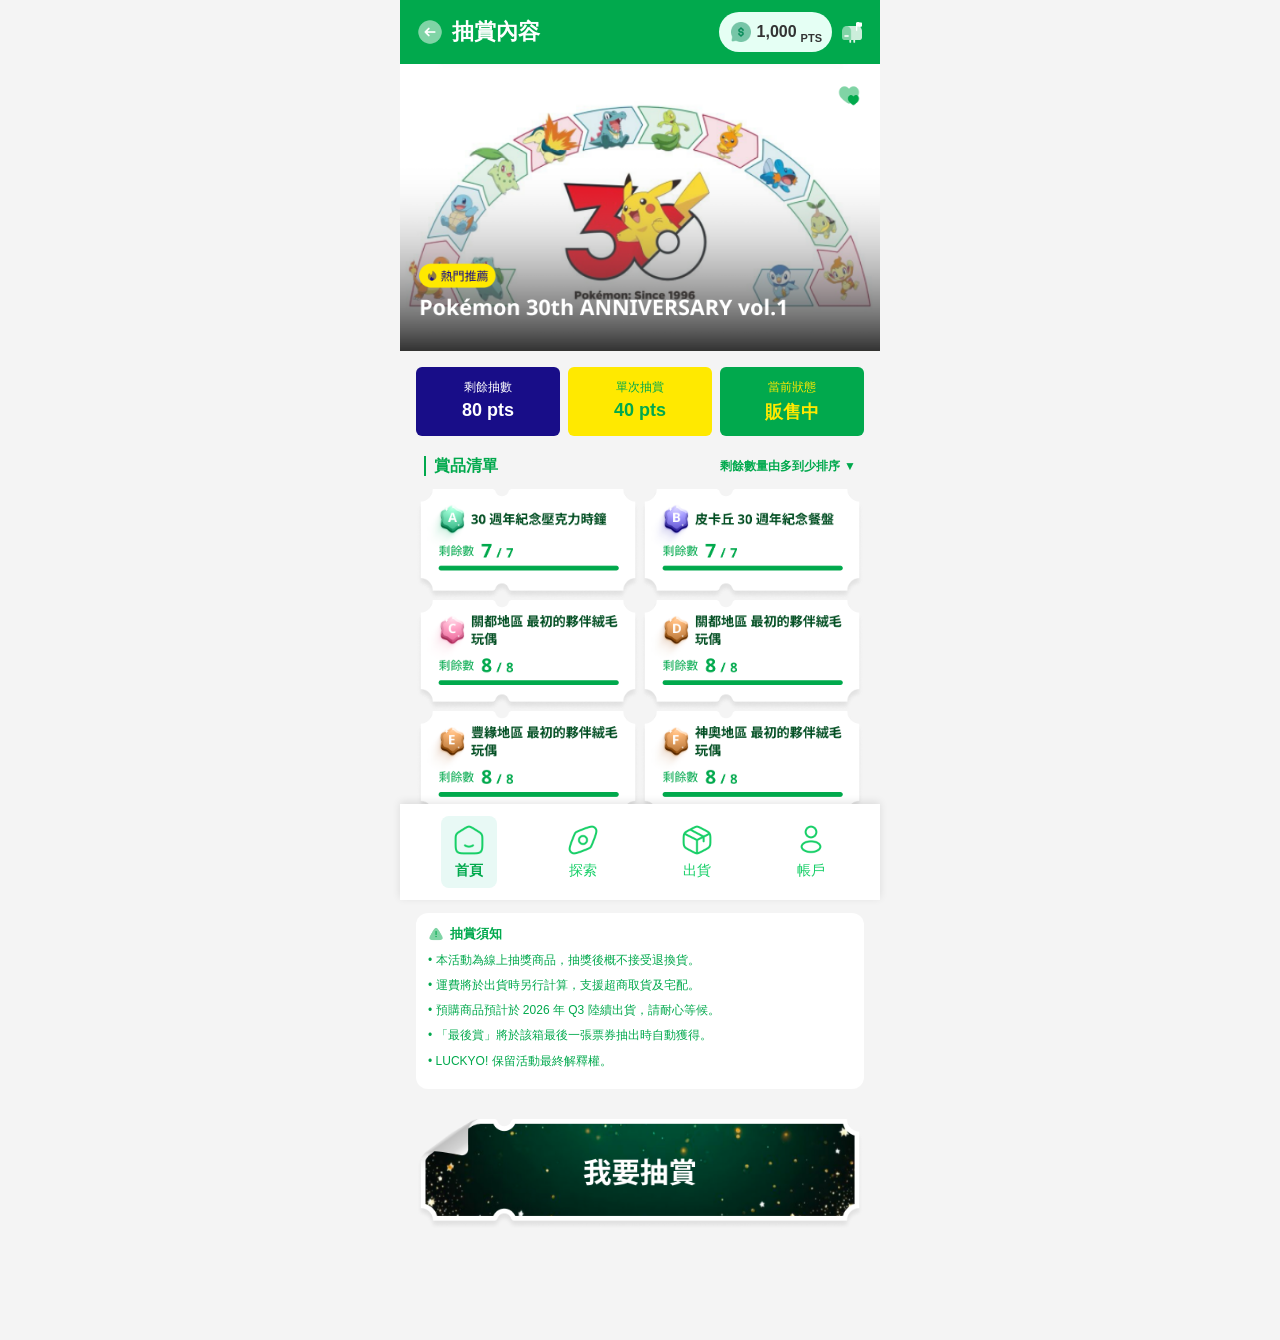
<file: index.html>
<!doctype html>
<html lang="zh-TW">
  <head>
    <meta charset="UTF-8" />
    <meta name="viewport" content="width=device-width, initial-scale=1.0" />
    <title>Pokémon 30th ANNIVERSARY - 商品詳情</title>
    <link rel="stylesheet" href="style.css" />
    <style>
      .light-theme {
        height: 100vh;
        background-color: #f4f4f4;
      }
      .product-image {
        width: 100%;
        height: auto;
      }

      .product-image img {
        width: 100%;
        height: auto;
        display: block;
      }

      .product-title {
        font-size: 20px;
        font-weight: bold;
        color: #fff;
        text-align: center;
      }

      .product-content {
        background-color: #f4f4f4;
        padding: 16px;
      }

      .status-buttons {
        display: flex;
        gap: 8px;
        margin-bottom: 20px;
      }

      .status-btn {
        flex: 1;
        padding: 12px;
        border-radius: 6px;
        text-align: center;
        cursor: pointer;
        font-size: 12px;
        transition: transform 0.2s;
      }

      .status-btn:hover {
        transform: scale(1.02);
      }

      .status-btn.active {
        background-color: #180d88;
        color: #fff;
      }

      .status-btn.secondary {
        background-color: #ffe900;
        color: #01a94d;
      }

      .status-btn.tertiary {
        background-color: #01a94d;
        color: #ffe900;
      }

      .status-value {
        font-size: 18px;
        margin-top: 4px;
        font-weight: bold;
      }

      .section-title {
        display: flex;
        justify-content: space-between;
        align-items: center;
        font-size: 16px;
        margin-bottom: 12px;
        font-weight: bold;
        color: #01a94d;
        padding: 0 8px;
      }

      .section-title-left {
        display: flex;
        align-items: center;
        gap: 8px;
      }

      .section-title-left::before {
        content: "";
        width: 2px;
        height: 20px;
        background-color: #01a94d;
      }

      .section-title-right {
        font-size: 12px;
        color: #01a94d;
        cursor: pointer;
        display: flex;
        align-items: center;
        gap: 4px;
      }

      .prize-grid {
        display: grid;
        grid-template-columns: 1fr 1fr;
      }

      .prize-card {
        width: 100%;
        height: auto;
        border-radius: 8px;
        padding: 0;
        cursor: pointer;
        overflow: hidden;
      }

      .prize-card img {
        width: 100%;
        height: auto;
        display: block;
      }

      .prize-card:hover {
        transform: scale(1.02);
      }

      .prize-card-name {
        font-size: 12px;
        margin-bottom: 4px;
        font-weight: bold;
      }

      .prize-progress {
        background: #444;
        height: 4px;
        border-radius: 2px;
        overflow: hidden;
        margin-bottom: 4px;
      }

      .prize-progress-bar {
        background: #66f4b9;
        height: 100%;
        width: 100%;
      }

      .prize-progress-text {
        font-size: 11px;
        color: #999;
      }

      .share-section {
        margin: 10px 0;
        padding: 6px;
      }

      .share-title {
        font-size: 14px;
        font-weight: bold;
        color: #01a94d;
        margin-bottom: 12px;
      }

      .share-buttons-wrapper {
        display: flex;
        align-items: center;
        gap: 12px;
      }

      .share-buttons {
        display: flex;
        gap: 12px;
        flex: 1;
      }

      .share-btn {
        width: 28px;
        height: 28px;
        display: block;
        cursor: pointer;
        transition: transform 0.2s;
      }

      .share-btn:hover {
        transform: scale(1.08);
      }

      .enter-lottery-button {
        width: 100%;
        margin: 10px auto;
      }

      .share-link {
        color: #0066cc;
        cursor: pointer;
        font-size: 12px;
        text-decoration: underline;
        white-space: nowrap;
      }

      .notice-section {
        background-color: #fff;
        border-radius: 12px;
        padding: 12px;
        margin-bottom: 20px;
      }

      .notice-title {
        font-size: 13px;
        font-weight: bold;
        margin-bottom: 8px;
        display: flex;
        align-items: center;
        gap: 6px;
        color: #01a94d;
      }

      .notice-icon {
        width: 16px;
        height: 16px;
        display: block;
      }

      .notice-content {
        font-size: 12px;
        line-height: 1.6;
        color: #01a94d;
      }

      .notice-item {
        margin-bottom: 6px;
      }
    </style>
  </head>
  <body class="light-theme">
    <!-- 頭部 -->
    <div class="header header-v1">
      <div class="header-left">
        <img
          src="images/components/icons/arrow-v2.png"
          class="header-back"
          alt="back"
          onclick="history.back()"
        />
        <span>抽賞內容</span>
      </div>
      <div class="header-right">
        <div class="header-right-pointes">
          <img src="images/components/icons/money.png" alt="money" /> 1,000
          <span>PTS</span>
        </div>
        <img
          src="images/components/icons/message-v2.png"
          class="header-message"
          alt="message"
        />
      </div>
    </div>

    <!-- 主容器 -->
    <div class="container">
      <!-- 商品圖片 -->
      <div class="product-image">
        <img src="images/pages/banner-v2.png" alt="product banner" />
      </div>

      <!-- 內容區域 -->
      <div class="product-content">
        <!-- 狀態按鈕 -->
        <div class="status-buttons">
          <div class="status-btn active">
            剩餘抽數
            <div class="status-value">80 pts</div>
          </div>
          <div class="status-btn secondary">
            單次抽賞
            <div class="status-value">40 pts</div>
          </div>
          <div class="status-btn tertiary">
            當前狀態
            <div class="status-value">販售中</div>
          </div>
        </div>

        <!-- 賞品清單 -->
        <div class="section-title">
          <div class="section-title-left">賞品清單</div>
          <div class="section-title-right">
            剩餘數量由多到少排序 <span>▼</span>
          </div>
        </div>
        <div class="prize-grid">
          <div class="prize-card" onclick="goToLotteryDetails()">
            <img src="images/prizes/ticket-card-1.png" alt="prize 1" />
          </div>

          <div class="prize-card" onclick="goToLotteryDetails()">
            <img src="images/prizes/ticket-card-2.png" alt="prize 2" />
          </div>

          <div class="prize-card" onclick="goToLotteryDetails()">
            <img src="images/prizes/ticket-card-3.png" alt="prize 3" />
          </div>

          <div class="prize-card" onclick="goToLotteryDetails()">
            <img src="images/prizes/ticket-card-4.png" alt="prize 4" />
          </div>

          <div class="prize-card" onclick="goToLotteryDetails()">
            <img src="images/prizes/ticket-card-5.png" alt="prize 5" />
          </div>

          <div class="prize-card" onclick="goToLotteryDetails()">
            <img src="images/prizes/ticket-card-6.png" alt="prize 6" />
          </div>
        </div>

        <!-- 分享區 -->
        <div class="share-section">
          <div class="share-title">分享</div>
          <div class="share-buttons-wrapper">
            <div class="share-buttons">
              <img
                src="images/components/social/line.png"
                alt="LINE"
                class="share-btn"
              />
              <img
                src="images/components/social/fb.png"
                alt="Facebook"
                class="share-btn"
              />
              <img
                src="images/components/social/instagram.png"
                alt="Instagram"
                class="share-btn"
              />
              <img
                src="images/components/social/threads.png"
                alt="Threads"
                class="share-btn"
              />
              <img
                src="images/components/social/x.png"
                alt="X"
                class="share-btn"
              />
            </div>
            <div class="share-link">複製連結</div>
          </div>
        </div>

        <!-- 抽籤須知 -->
        <div class="notice-section">
          <div class="notice-title">
            <img
              src="images/components/icons/info.png"
              alt="info"
              class="notice-icon"
            />
            抽賞須知
          </div>
          <div class="notice-content">
            <div class="notice-item">
              • 本活動為線上抽獎商品，抽獎後概不接受退換貨。
            </div>
            <div class="notice-item">
              • 運費將於出貨時另行計算，支援超商取貨及宅配。
            </div>
            <div class="notice-item">
              • 預購商品預計於 2026 年 Q3 陸續出貨，請耐心等候。
            </div>
            <div class="notice-item">
              • 「最後賞」將於該箱最後一張票券抽出時自動獲得。
            </div>
            <div class="notice-item">• LUCKYO! 保留活動最終解釋權。</div>
          </div>
        </div>

        <!-- 進入按鈕 -->
        <img
          src="images/components/buttons/btn-solid.png"
          class="enter-lottery-button"
          alt="enter"
          onclick="goToLotteryHall()"
        />
      </div>

      <div class="bottom-space"></div>
    </div>

    <!-- 底部導航 -->
    <div class="footer-nav">
      <div class="nav-item active">
        <img
          src="images/components/icons/home.png"
          alt="home"
          class="nav-icon"
        />
        <div>首頁</div>
      </div>
      <div class="nav-item">
        <img
          src="images/components/icons/compass.png"
          alt="compass"
          class="nav-icon"
        />
        <div>探索</div>
      </div>
      <div class="nav-item">
        <img src="images/components/icons/box.png" alt="box" class="nav-icon" />
        <div>出貨</div>
      </div>
      <div class="nav-item">
        <img
          src="images/components/icons/user.png"
          alt="user"
          class="nav-icon"
        />
        <div>帳戶</div>
      </div>
    </div>

    <script>
      function goToLotteryDetails() {
        // window.location.href = "lottery-details.html";
      }
      function goToLotteryHall() {
        window.location.href = "lottery-hall.html";
      }
    </script>
  </body>
</html>
</file>
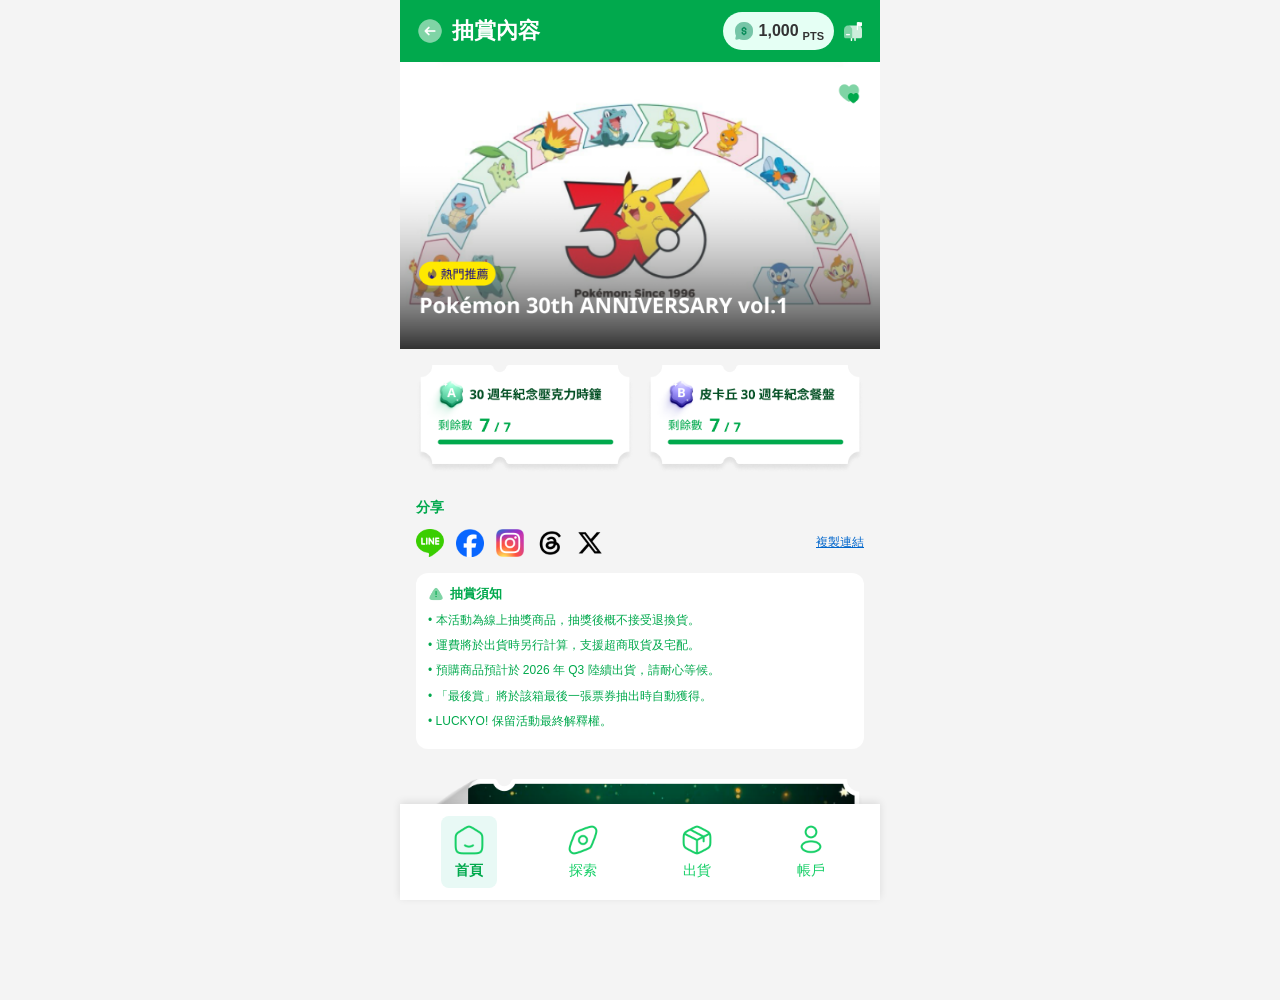
<file: lottery-details.html>
<!doctype html>
<html lang="zh-TW">
  <head>
    <meta charset="UTF-8" />
    <meta name="viewport" content="width=device-width, initial-scale=1.0" />
    <title>Pokémon 30th ANNIVERSARY - 抽獎詳情</title>
    <link rel="stylesheet" href="style.css" />
    <style>
      * {
        margin: 0;
        padding: 0;
        box-sizing: border-box;
      }

      body {
        font-family:
          -apple-system, BlinkMacSystemFont, "Segoe UI", "Helvetica Neue",
          sans-serif;
        background-color: #f4f4f4;
        color: #fff;
        max-width: 480px;
        margin: 0 auto;
      }

      .status-bar {
        background-color: #f5f5f5;
        color: #000;
        padding: 8px 16px;
        display: flex;
        justify-content: space-between;
        align-items: center;
        font-size: 14px;
        font-weight: 600;
      }

      .status-left {
        font-weight: bold;
      }

      .status-right {
        display: flex;
        gap: 4px;
        align-items: center;
      }

      .header {
        background: #66f4b9;
        padding: 12px 16px;
        display: flex;
        justify-content: space-between;
        align-items: center;
      }

      .header-v1 {
        background: #01a94d;
        color: #fff;
      }

      .header-left {
        display: flex;
        align-items: center;
        gap: 8px;
        font-size: 22px;
        font-weight: bold;
        color: #fff;
      }

      .header-back {
        cursor: pointer;
        font-size: 28px;
        width: 28px;
        height: 28px;
      }

      .header-right {
        font-weight: bold;
        color: #333;
        display: flex;
        align-items: center;
        gap: 8px;
      }

      .header-right-pointes {
        background-color: #e5fff4;
        border-radius: 20px;
        padding: 8px 10px;
        display: flex;
        gap: 4px;
        align-items: center;
      }

      .header-right img {
        width: 22px;
        height: 22px;
      }

      .header-right span {
        font-size: 11px;
        align-self: flex-end;
      }

      .container {
        max-width: 100%;
        padding: 0;
      }

      .lottery-image {
        width: 100%;
        height: auto;
        position: relative;
        display: flex;
        align-items: flex-end;
        justify-content: center;
      }

      .lottery-image img {
        width: 100%;
        height: auto;
        display: block;
        position: relative;
        z-index: 1;
      }

      .lottery-title {
        font-size: 20px;
        font-weight: bold;
        color: #fff;
        text-align: center;
        position: absolute;
        bottom: 16px;
        left: 0;
        right: 0;
        z-index: 2;
      }

      .hot-label {
        position: absolute;
        bottom: 20px;
        left: 16px;
        background-color: #ffc107;
        color: #000;
        padding: 4px 12px;
        border-radius: 12px;
        font-size: 12px;
        font-weight: bold;
        z-index: 3;
        display: flex;
        align-items: center;
        gap: 4px;
      }

      .content {
        background-color: #f4f4f4;
        padding: 16px;
      }

      .lottery-items {
        display: grid;
        grid-template-columns: 1fr 1fr;
        gap: 12px;
        margin-bottom: 20px;
      }

      .lottery-item {
        border-radius: 8px;
        overflow: hidden;
        cursor: pointer;
        transition: transform 0.2s;
      }

      .lottery-item img {
        width: 100%;
        height: auto;
        display: block;
      }

      .lottery-item:hover {
        transform: scale(1.02);
      }

      .share-section {
        margin: 10px 0;
        padding: 6px 0;
      }

      .share-title {
        font-size: 14px;
        font-weight: bold;
        color: #01a94d;
        margin-bottom: 12px;
      }

      .share-buttons-wrapper {
        display: flex;
        align-items: center;
        gap: 12px;
      }

      .share-buttons {
        display: flex;
        gap: 12px;
        flex: 1;
      }

      .share-btn {
        width: 28px;
        height: 28px;
        display: block;
        cursor: pointer;
        transition: transform 0.2s;
      }

      .share-btn:hover {
        transform: scale(1.08);
      }

      .enter-lottery-button {
        width: 100%;
        margin: 10px auto;
      }

      .share-link {
        color: #0066cc;
        cursor: pointer;
        font-size: 12px;
        text-decoration: underline;
        white-space: nowrap;
      }

      .notice-section {
        background-color: #fff;
        border-radius: 12px;
        padding: 12px;
        margin-bottom: 20px;
      }

      .notice-title {
        font-size: 13px;
        font-weight: bold;
        margin-bottom: 8px;
        display: flex;
        align-items: center;
        gap: 6px;
        color: #01a94d;
      }

      .notice-icon {
        width: 16px;
        height: 16px;
        display: block;
      }

      .notice-content {
        font-size: 12px;
        line-height: 1.6;
        color: #01a94d;
      }

      .notice-item {
        margin-bottom: 6px;
      }

      .bottom-space {
        height: 80px;
      }
    </style>
  </head>
  <body>
    <!-- 頭部 -->
    <div class="header header-v1">
      <div class="header-left">
        <img
          src="images/components/icons/arrow-v2.png"
          class="header-back"
          alt="back"
          onclick="history.back()"
        />
        <span>抽賞內容</span>
      </div>
      <div class="header-right">
        <div class="header-right-pointes">
          <img src="images/components/icons/money.png" alt="money" /> 1,000
          <span>PTS</span>
        </div>
        <img
          src="images/components/icons/message-v2.png"
          class="header-message"
          alt="message"
        />
      </div>
    </div>

    <!-- 主容器 -->
    <div class="container">
      <!-- 抽獎圖片 -->
      <div class="lottery-image">
        <img src="images/pages/banner-v2.png" alt="lottery banner" />
      </div>

      <!-- 內容區域 -->
      <div class="content">
        <!-- 抽籤選項 -->
        <div class="lottery-items">
          <div class="lottery-item">
            <img src="images/prizes/ticket-card-1.png" alt="prize 1" />
          </div>
          <div class="lottery-item">
            <img src="images/prizes/ticket-card-2.png" alt="prize 2" />
          </div>
        </div>

        <!-- 分享區 -->
        <div class="share-section">
          <div class="share-title">分享</div>
          <div class="share-buttons-wrapper">
            <div class="share-buttons">
              <img
                src="images/components/social/line.png"
                alt="LINE"
                class="share-btn"
              />
              <img
                src="images/components/social/fb.png"
                alt="Facebook"
                class="share-btn"
              />
              <img
                src="images/components/social/instagram.png"
                alt="Instagram"
                class="share-btn"
              />
              <img
                src="images/components/social/threads.png"
                alt="Threads"
                class="share-btn"
              />
              <img
                src="images/components/social/x.png"
                alt="X"
                class="share-btn"
              />
            </div>
            <div class="share-link">複製連結</div>
          </div>
        </div>

        <!-- 抽籤須知 -->
        <div class="notice-section">
          <div class="notice-title">
            <img
              src="images/components/icons/info.png"
              alt="info"
              class="notice-icon"
            />
            抽賞須知
          </div>
          <div class="notice-content">
            <div class="notice-item">
              • 本活動為線上抽獎商品，抽獎後概不接受退換貨。
            </div>
            <div class="notice-item">
              • 運費將於出貨時另行計算，支援超商取貨及宅配。
            </div>
            <div class="notice-item">
              • 預購商品預計於 2026 年 Q3 陸續出貨，請耐心等候。
            </div>
            <div class="notice-item">
              • 「最後賞」將於該箱最後一張票券抽出時自動獲得。
            </div>
            <div class="notice-item">• LUCKYO! 保留活動最終解釋權。</div>
          </div>
        </div>

        <!-- 進入按鈕 -->
        <img
          src="images/components/buttons/btn-solid.png"
          class="enter-lottery-button"
          alt="enter"
          onclick="goToLotteryHall()"
        />
      </div>

      <div class="bottom-space"></div>
    </div>

    <!-- 底部導航 -->
    <div class="footer-nav">
      <div class="nav-item active">
        <img
          src="images/components/icons/home.png"
          alt="home"
          class="nav-icon"
        />
        <div>首頁</div>
      </div>
      <div class="nav-item">
        <img
          src="images/components/icons/compass.png"
          alt="compass"
          class="nav-icon"
        />
        <div>探索</div>
      </div>
      <div class="nav-item">
        <img src="images/components/icons/box.png" alt="box" class="nav-icon" />
        <div>出貨</div>
      </div>
      <div class="nav-item">
        <img
          src="images/components/icons/user.png"
          alt="user"
          class="nav-icon"
        />
        <div>帳戶</div>
      </div>
    </div>

    <script>
      function goToLotteryHall() {
        window.location.href = "lottery-hall.html";
      }
    </script>
  </body>
</html>
</file>
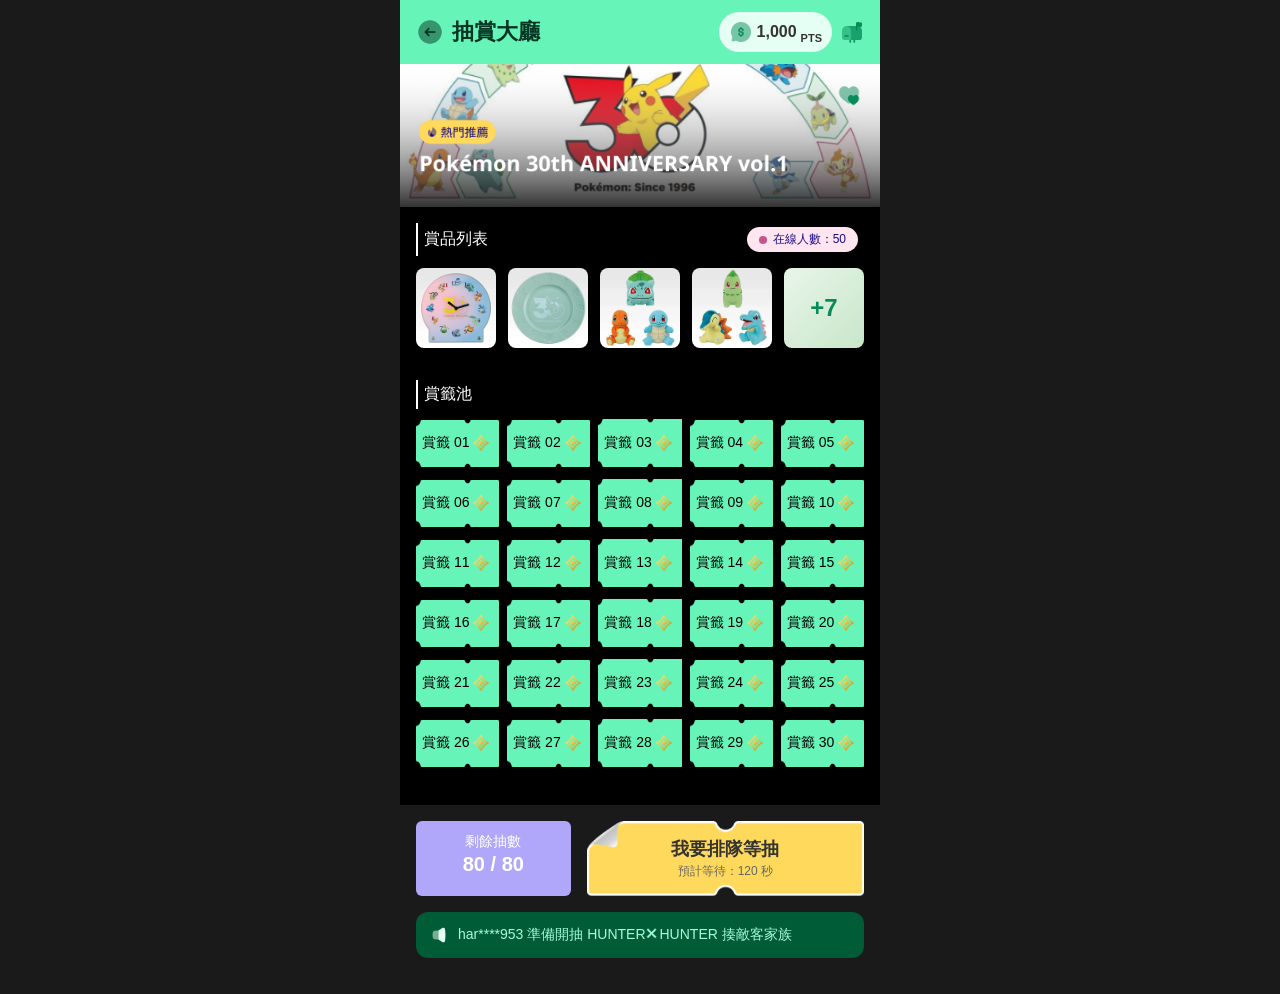
<file: lottery-hall.html>
<!doctype html>
<html lang="zh-TW">
  <head>
    <meta charset="UTF-8" />
    <meta name="viewport" content="width=device-width, initial-scale=1.0" />
    <title>Pokémon 30th ANNIVERSARY - 抽賞大廳</title>
    <link rel="stylesheet" href="style.css" />
    <style>
      .banner-section {
        width: 100%;
        height: auto;
      }

      .banner-section img {
        width: 100%;
        height: auto;
        display: block;
      }

      .banner-title {
        font-size: 24px;
        font-weight: bold;
        margin-bottom: 8px;
        color: #fff;
      }

      .banner-subtitle {
        font-size: 12px;
        color: #999;
      }

      .hot-label {
        display: inline-block;
        background-color: #ffc107;
        color: #000;
        padding: 2px 8px;
        border-radius: 4px;
        font-size: 10px;
        font-weight: bold;
        margin-bottom: 12px;
      }

      .prize-list-section {
        background-color: #000;
        padding: 16px;
      }

      .section-title {
        font-size: 16px;
        margin-bottom: 12px;
        display: flex;
        justify-content: space-between;
        align-items: center;
        border-left: 2px solid #fff;
        padding: 4px 6px;
      }

      .prize-count {
        background-color: #ffe5ef;
        padding: 4px 12px;
        border-radius: 20px;
        font-size: 12px;
        color: #180c88;
        display: flex;
        align-items: center;
        gap: 6px;
      }

      .prize-count::before {
        content: "";
        width: 8px;
        height: 8px;
        background-color: #c8548c;
        border-radius: 50%;
        display: inline-block;
      }

      .prize-items {
        display: flex;
        gap: 12px;
        overflow-x: auto;
      }

      .prize-item {
        width: calc(20% - 9.6px);
        aspect-ratio: 1/1;
        background: linear-gradient(135deg, #e8f5e9 0%, #c8e6c9 100%);
        border-radius: 8px;
        display: flex;
        align-items: center;
        justify-content: center;
        font-size: 40px;
        flex-shrink: 0;
        cursor: pointer;
        transition: transform 0.2s;
        overflow: hidden;
      }
      .prize-item img {
        width: 100%;
      }

      .prize-item:hover {
        transform: scale(1.05);
      }

      .prize-item:last-child {
        background-color: #e8f5e9;
        color: #078b59;
        font-size: 24px;
        font-weight: bold;
      }

      .pool-section {
        background-color: #000;
        padding: 16px;
      }

      .pool-title {
        font-size: 16px;
        margin-bottom: 4px;
        border-left: 2px solid #fff;
        padding: 4px 6px;
      }

      .pool-grid {
        display: flex;
        flex-wrap: wrap;
        margin-bottom: 16px;
        justify-content: space-between;
      }

      .pool-item {
        background: url("images/lottery/lottery.png") center/contain no-repeat;
        padding: 6px;
        text-align: center;
        font-size: clamp(6px, calc(6px + 1.2vw), 14px);
        cursor: pointer;
        transition: transform 0.2s;
        display: flex;
        flex-direction: row;
        align-items: center;
        justify-content: flex-start;
        width: calc(20% - 6.4px);
        min-height: 60px;
        position: relative;
        color: #000;
        white-space: nowrap;
        gap: 4px;
      }

      .pool-item:hover {
        transform: scale(1.05);
      }

      .pool-item.rare {
        background: url("images/lottery/lottery.png") center/contain no-repeat;
      }

      .gem-icon {
        width: 16px;
        height: 16px;
        display: inline-block;
        position: static;
        margin: 0;
      }

      .action-section {
        display: flex;
        gap: 16px;
        padding: 0 16px;
        margin: 16px 0;
      }

      .delete-draws-section {
        background: #b0a7fb;
        padding: 12px 16px;
        margin: 0;
        border-radius: 6px;
        text-align: center;
        flex: 1;
      }

      .delete-draws-label {
        font-size: 14px;
        margin-bottom: 2px;
      }

      .delete-draws-count {
        font-size: 20px;
        font-weight: bold;
      }

      .action-button {
        background: url("images/lottery/waiting.png") center / 100% 100% no-repeat;
        padding: 16px;
        margin: 0;
        text-align: center;
        cursor: pointer;
        transition: transform 0.2s;
        flex: 2;
      }

      .action-button:hover {
        transform: scale(1.02);
      }

      .action-button-main {
        font-size: 18px;
        font-weight: bold;
        color: #333;
        margin-bottom: 2px;
      }

      .action-button-sub {
        font-size: 12px;
        color: #666;
      }

      .notification-section {
        background: #005c36;
        color: #a6fcd8;
        padding: 12px 12px;
        margin: 16px;
        border-radius: 12px;
        display: flex;
        align-items: center;
        gap: 8px;
        font-size: 14px;
      }

      .notification-icon {
        font-size: 20px;
        width: 22px;
        height: 22px;
      }

      .notification-text {
        flex: 1;
      }

      .notification-sound {
        font-size: 18px;
        cursor: pointer;
      }

      @media (max-width: 480px) {
        .pool-grid {
          grid-template-columns: repeat(5, 1fr);
        }
      }
    </style>
  </head>
  <body>
    <!-- 頭部 -->
    <div class="header">
      <div class="header-left">
        <img
          src="images/components/icons/arrow.png"
          class="header-back"
          alt="back"
          onclick="history.back()"
        />
        <span>抽賞大廳</span>
      </div>
      <div class="header-right">
        <div class="header-right-pointes">
          <img src="images/components/icons/money.png" alt="money" /> 1,000 <span>PTS</span>
        </div>
        <img src="images/components/icons/message.png" class="header-message" alt="message" />
      </div>
    </div>

    <!-- 主容器 -->
    <div class="container">
      <!-- 橫幅部分 -->
      <div class="banner-section">
        <img src="images/pages/banner.png" alt="banner" />
      </div>

      <!-- 賞品列表 -->
      <div class="prize-list-section">
        <div class="section-title">
          <span>賞品列表</span>
          <span class="prize-count">在線人數：50</span>
        </div>
        <div class="prize-items">
          <div class="prize-item">
            <img src="images/products/product-1.png" alt="product 1" />
          </div>
          <div class="prize-item">
            <img src="images/products/product-2.png" alt="product 2" />
          </div>
          <div class="prize-item">
            <img src="images/products/product-3.png" alt="product 3" />
          </div>
          <div class="prize-item">
            <img src="images/products/product-4.png" alt="product 4" />
          </div>
          <div class="prize-item">+7</div>
        </div>
      </div>

      <!-- 賞籤池 -->
      <div class="pool-section">
        <div class="pool-title">賞籤池</div>
        <div class="pool-grid">
          <div class="pool-item">
            賞籤 01 <img src="images/lottery/gem.png" class="gem-icon" alt="gem" />
          </div>
          <div class="pool-item">
            賞籤 02 <img src="images/lottery/gem.png" class="gem-icon" alt="gem" />
          </div>
          <div class="pool-item">
            賞籤 03 <img src="images/lottery/gem.png" class="gem-icon" alt="gem" />
          </div>
          <div class="pool-item">
            賞籤 04 <img src="images/lottery/gem.png" class="gem-icon" alt="gem" />
          </div>
          <div class="pool-item">
            賞籤 05 <img src="images/lottery/gem.png" class="gem-icon" alt="gem" />
          </div>

          <div class="pool-item">
            賞籤 06 <img src="images/lottery/gem.png" class="gem-icon" alt="gem" />
          </div>
          <div class="pool-item">
            賞籤 07 <img src="images/lottery/gem.png" class="gem-icon" alt="gem" />
          </div>
          <div class="pool-item">
            賞籤 08 <img src="images/lottery/gem.png" class="gem-icon" alt="gem" />
          </div>
          <div class="pool-item">
            賞籤 09 <img src="images/lottery/gem.png" class="gem-icon" alt="gem" />
          </div>
          <div class="pool-item">
            賞籤 10
            <img src="images/lottery/gem.png" class="gem-icon" alt="gem" />
          </div>

          <div class="pool-item">
            賞籤 11 <img src="images/lottery/gem.png" class="gem-icon" alt="gem" />
          </div>
          <div class="pool-item">
            賞籤 12 <img src="images/lottery/gem.png" class="gem-icon" alt="gem" />
          </div>
          <div class="pool-item">
            賞籤 13 <img src="images/lottery/gem.png" class="gem-icon" alt="gem" />
          </div>
          <div class="pool-item">
            賞籤 14 <img src="images/lottery/gem.png" class="gem-icon" alt="gem" />
          </div>
          <div class="pool-item">
            賞籤 15 <img src="images/lottery/gem.png" class="gem-icon" alt="gem" />
          </div>

          <div class="pool-item">
            賞籤 16 <img src="images/lottery/gem.png" class="gem-icon" alt="gem" />
          </div>
          <div class="pool-item">
            賞籤 17 <img src="images/lottery/gem.png" class="gem-icon" alt="gem" />
          </div>
          <div class="pool-item">
            賞籤 18 <img src="images/lottery/gem.png" class="gem-icon" alt="gem" />
          </div>
          <div class="pool-item">
            賞籤 19 <img src="images/lottery/gem.png" class="gem-icon" alt="gem" />
          </div>
          <div class="pool-item">
            賞籤 20 <img src="images/lottery/gem.png" class="gem-icon" alt="gem" />
          </div>

          <div class="pool-item">
            賞籤 21 <img src="images/lottery/gem.png" class="gem-icon" alt="gem" />
          </div>
          <div class="pool-item">
            賞籤 22 <img src="images/lottery/gem.png" class="gem-icon" alt="gem" />
          </div>
          <div class="pool-item">
            賞籤 23 <img src="images/lottery/gem.png" class="gem-icon" alt="gem" />
          </div>
          <div class="pool-item">
            賞籤 24 <img src="images/lottery/gem.png" class="gem-icon" alt="gem" />
          </div>
          <div class="pool-item">
            賞籤 25 <img src="images/lottery/gem.png" class="gem-icon" alt="gem" />
          </div>

          <div class="pool-item rare">
            賞籤 26 <img src="images/lottery/gem.png" class="gem-icon" alt="gem" />
          </div>
          <div class="pool-item rare">
            賞籤 27 <img src="images/lottery/gem.png" class="gem-icon" alt="gem" />
          </div>
          <div class="pool-item rare">
            賞籤 28 <img src="images/lottery/gem.png" class="gem-icon" alt="gem" />
          </div>
          <div class="pool-item rare">
            賞籤 29 <img src="images/lottery/gem.png" class="gem-icon" alt="gem" />
          </div>
          <div class="pool-item rare">
            賞籤 30 <img src="images/lottery/gem.png" class="gem-icon" alt="gem" />
          </div>
        </div>
      </div>

      <!-- 剩餘抽數和行動按鈕 -->
      <div class="action-section">
        <!-- 剩餘抽數 -->
        <div class="delete-draws-section">
          <div class="delete-draws-label">剩餘抽數</div>
          <div class="delete-draws-count">80 / 80</div>
        </div>

        <!-- 行動按鈕 -->
        <div class="action-button">
          <div class="action-button-main">我要排隊等抽</div>
          <div class="action-button-sub">預計等待：120 秒</div>
        </div>
      </div>

      <!-- 通知區 -->
      <div class="notification-section">
        <img
          src="images/lottery/announcement.png"
          class="notification-icon"
          alt="announcement"
        />
        <div class="notification-text">
          har****953 準備開抽 HUNTER✕HUNTER 揍敵客家族
        </div>
      </div>

      <!-- 底部空間 -->
      <div style="height: 20px"></div>
    </div>
  </body>
</html>
</file>
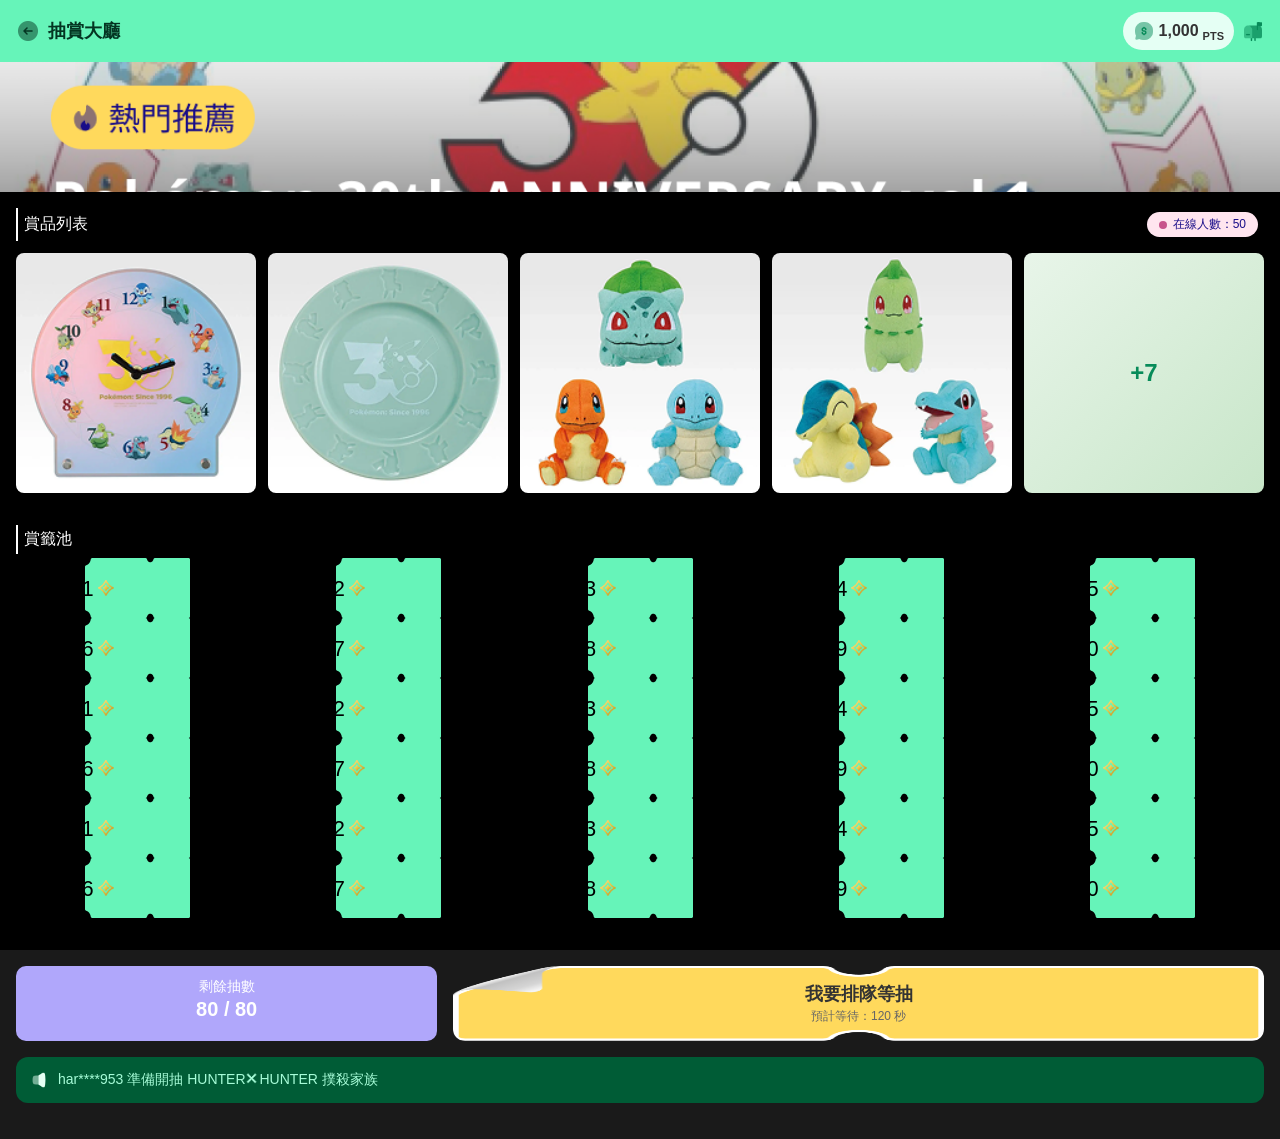
<file: pokemon-gacha.html>
<!doctype html>
<html lang="zh-TW">
  <head>
    <meta charset="UTF-8" />
    <meta name="viewport" content="width=device-width, initial-scale=1.0" />
    <title>Pokémon 30th ANNIVERSARY - 抽賞大廳</title>
    <style>
      * {
        margin: 0;
        padding: 0;
        box-sizing: border-box;
      }

      body {
        font-family:
          -apple-system, BlinkMacSystemFont, "Segoe UI", "Helvetica Neue",
          sans-serif;
        background-color: #1a1a1a;
        color: #fff;
      }

      .status-bar {
        background-color: #f5f5f5;
        color: #000;
        padding: 8px 16px;
        display: flex;
        justify-content: space-between;
        align-items: center;
        font-size: 14px;
        font-weight: 600;
      }

      .status-left {
        font-weight: bold;
      }

      .status-right {
        display: flex;
        gap: 4px;
        align-items: center;
      }

      .status-icons {
        display: flex;
        gap: 2px;
        font-size: 12px;
      }

      .header {
        background: #66f4b9;
        padding: 12px 16px;
        display: flex;
        justify-content: space-between;
        align-items: center;
      }

      .header-left {
        display: flex;
        align-items: center;
        gap: 8px;
        font-size: 18px;
        font-weight: bold;
        color: #043522;
      }

      .header-back {
        cursor: pointer;
        font-size: 24px;
        width: 24px;
        height: 24px;
      }

      .header-right {
        font-weight: bold;
        color: #333;
        display: flex;
        align-items: center;
        gap: 8px;
      }
      .header-right-pointes {
        background-color: #e5fff4;
        border-radius: 20px;
        padding: 8px 10px;
        display: flex;
        gap: 4px;
        align-items: center;
      }

      .header-right img {
        width: 22px;
        height: 22px;
      }

      .header-right span {
        font-size: 11px;
        align-self: flex-end;
      }

      .container {
        max-width: 100%;
        padding: 0;
      }

      .banner-section {
        background: url("images/banner.png") center/cover no-repeat;
        padding: 16px;
        text-align: center;
        width: 100%;
        height: 130px;
      }

      .banner-title {
        font-size: 24px;
        font-weight: bold;
        margin-bottom: 8px;
        color: #fff;
      }

      .banner-subtitle {
        font-size: 12px;
        color: #999;
      }

      .hot-label {
        display: inline-block;
        background-color: #ffc107;
        color: #000;
        padding: 2px 8px;
        border-radius: 4px;
        font-size: 10px;
        font-weight: bold;
        margin-bottom: 12px;
      }

      .prize-list-section {
        background-color: #000;
        padding: 16px;
      }

      .section-title {
        font-size: 16px;
        margin-bottom: 12px;
        display: flex;
        justify-content: space-between;
        align-items: center;
        border-left: 2px solid #fff;
        padding: 4px 6px;
      }

      .prize-count {
        background-color: #ffe5ef;
        padding: 4px 12px;
        border-radius: 20px;
        font-size: 12px;
        color: #180c88;
        display: flex;
        align-items: center;
        gap: 6px;
      }

      .prize-count::before {
        content: "";
        width: 8px;
        height: 8px;
        background-color: #c8548c;
        border-radius: 50%;
        display: inline-block;
      }

      .prize-items {
        display: flex;
        gap: 12px;
        overflow-x: auto;
      }

      .prize-item {
        width: calc(20% - 9.6px);
        aspect-ratio: 1/1;
        background: linear-gradient(135deg, #e8f5e9 0%, #c8e6c9 100%);
        border-radius: 8px;
        display: flex;
        align-items: center;
        justify-content: center;
        font-size: 40px;
        flex-shrink: 0;
        cursor: pointer;
        transition: transform 0.2s;
        overflow: hidden;
      }
      .prize-item img {
        width: 100%;
      }

      .prize-item:hover {
        transform: scale(1.05);
      }

      .prize-item:last-child {
        background-color: #e8f5e9;
        color: #078b59;
        font-size: 24px;
        font-weight: bold;
      }

      .pool-section {
        background-color: #000;
        padding: 16px;
      }

      .pool-title {
        font-size: 16px;
        margin-bottom: 4px;
        border-left: 2px solid #fff;
        padding: 4px 6px;
      }

      .pool-grid {
        display: flex;
        flex-wrap: wrap;
        margin-bottom: 16px;
        justify-content: space-between;
      }

      .pool-item {
        background: url("images/lottery.png") center/contain no-repeat;
        padding: 6px;
        text-align: center;
        font-size: calc(6px + 1.2vw);
        cursor: pointer;
        transition: transform 0.2s;
        display: flex;
        flex-direction: row;
        align-items: center;
        justify-content: flex-start;
        width: calc(20% - 6.4px);
        min-height: 60px;
        position: relative;
        color: #000;
        white-space: nowrap;
        gap: 4px;
      }

      .pool-item:hover {
        transform: scale(1.05);
      }

      .pool-item.rare {
        background: url("images/lottery.png") center/contain no-repeat;
      }

      .gem-icon {
        width: 16px;
        height: 16px;
        display: inline-block;
        position: static;
        margin: 0;
      }

      .action-section {
        display: flex;
        gap: 16px;
        padding: 0 16px;
        margin: 16px 0;
      }

      .delete-draws-section {
        background: #b0a7fb;
        padding: 12px 16px;
        margin: 0;
        border-radius: 10px;
        text-align: center;
        flex: 1;
      }

      .delete-draws-label {
        font-size: 14px;
        margin-bottom: 2px;
      }

      .delete-draws-count {
        font-size: 20px;
        font-weight: bold;
      }

      .action-button {
        background: url("images/waiting.png") center / 100% 100% no-repeat;
        padding: 16px;
        margin: 0;
        border-radius: 12px;
        text-align: center;
        cursor: pointer;
        transition: transform 0.2s;
        flex: 2;
      }

      .action-button:hover {
        transform: scale(1.02);
      }

      .action-button-main {
        font-size: 18px;
        font-weight: bold;
        color: #333;
        margin-bottom: 2px;
      }

      .action-button-sub {
        font-size: 12px;
        color: #666;
      }

      .notification-section {
        background: #005c36;
        color: #a6fcd8;
        padding: 12px 12px;
        margin: 16px;
        border-radius: 12px;
        display: flex;
        align-items: center;
        gap: 8px;
        font-size: 14px;
      }

      .notification-icon {
        font-size: 20px;
        width: 22px;
        height: 22px;
      }

      .notification-text {
        flex: 1;
      }

      .notification-sound {
        font-size: 18px;
        cursor: pointer;
      }

      @media (max-width: 480px) {
        .pool-grid {
          grid-template-columns: repeat(5, 1fr);
        }
      }
    </style>
  </head>
  <body>
    <!-- 頭部 -->
    <div class="header">
      <div class="header-left">
        <img src="images/arrow.png" class="header-back" alt="back" />
        <span>抽賞大廳</span>
      </div>
      <div class="header-right">
        <div class="header-right-pointes">
          <img src="images/money.png" alt="money" /> 1,000 <span>PTS</span>
        </div>
        <img src="images/message.png" class="header-message" alt="message" />
      </div>
    </div>

    <!-- 主容器 -->
    <div class="container">
      <!-- 橫幅部分 -->
      <div class="banner-section"></div>

      <!-- 賞品列表 -->
      <div class="prize-list-section">
        <div class="section-title">
          <span>賞品列表</span>
          <span class="prize-count">在線人數：50</span>
        </div>
        <div class="prize-items">
          <div class="prize-item">
            <img src="images/product-1.png" alt="product 1" />
          </div>
          <div class="prize-item">
            <img src="images/product-2.png" alt="product 2" />
          </div>
          <div class="prize-item">
            <img src="images/product-3.png" alt="product 3" />
          </div>
          <div class="prize-item">
            <img src="images/product-4.png" alt="product 4" />
          </div>
          <div class="prize-item">+7</div>
        </div>
      </div>

      <!-- 賞籤池 -->
      <div class="pool-section">
        <div class="pool-title">賞籤池</div>
        <div class="pool-grid">
          <div class="pool-item">
            賞籤 01 <img src="images/gem.png" class="gem-icon" alt="gem" />
          </div>
          <div class="pool-item">
            賞籤 02 <img src="images/gem.png" class="gem-icon" alt="gem" />
          </div>
          <div class="pool-item">
            賞籤 03 <img src="images/gem.png" class="gem-icon" alt="gem" />
          </div>
          <div class="pool-item">
            賞籤 04 <img src="images/gem.png" class="gem-icon" alt="gem" />
          </div>
          <div class="pool-item">
            賞籤 05 <img src="images/gem.png" class="gem-icon" alt="gem" />
          </div>

          <div class="pool-item">
            賞籤 06 <img src="images/gem.png" class="gem-icon" alt="gem" />
          </div>
          <div class="pool-item">
            賞籤 07 <img src="images/gem.png" class="gem-icon" alt="gem" />
          </div>
          <div class="pool-item">
            賞籤 08 <img src="images/gem.png" class="gem-icon" alt="gem" />
          </div>
          <div class="pool-item">
            賞籤 09 <img src="images/gem.png" class="gem-icon" alt="gem" />
          </div>
          <div class="pool-item">
            賞籤 10
            <img src="images/gem.png" class="gem-icon" alt="gem" />
          </div>

          <div class="pool-item">
            賞籤 11 <img src="images/gem.png" class="gem-icon" alt="gem" />
          </div>
          <div class="pool-item">
            賞籤 12 <img src="images/gem.png" class="gem-icon" alt="gem" />
          </div>
          <div class="pool-item">
            賞籤 13 <img src="images/gem.png" class="gem-icon" alt="gem" />
          </div>
          <div class="pool-item">
            賞籤 14 <img src="images/gem.png" class="gem-icon" alt="gem" />
          </div>
          <div class="pool-item">
            賞籤 15 <img src="images/gem.png" class="gem-icon" alt="gem" />
          </div>

          <div class="pool-item">
            賞籤 16 <img src="images/gem.png" class="gem-icon" alt="gem" />
          </div>
          <div class="pool-item">
            賞籤 17 <img src="images/gem.png" class="gem-icon" alt="gem" />
          </div>
          <div class="pool-item">
            賞籤 18 <img src="images/gem.png" class="gem-icon" alt="gem" />
          </div>
          <div class="pool-item">
            賞籤 19 <img src="images/gem.png" class="gem-icon" alt="gem" />
          </div>
          <div class="pool-item">
            賞籤 20 <img src="images/gem.png" class="gem-icon" alt="gem" />
          </div>

          <div class="pool-item">
            賞籤 21 <img src="images/gem.png" class="gem-icon" alt="gem" />
          </div>
          <div class="pool-item">
            賞籤 22 <img src="images/gem.png" class="gem-icon" alt="gem" />
          </div>
          <div class="pool-item">
            賞籤 23 <img src="images/gem.png" class="gem-icon" alt="gem" />
          </div>
          <div class="pool-item">
            賞籤 24 <img src="images/gem.png" class="gem-icon" alt="gem" />
          </div>
          <div class="pool-item">
            賞籤 25 <img src="images/gem.png" class="gem-icon" alt="gem" />
          </div>

          <div class="pool-item rare">
            賞籤 26 <img src="images/gem.png" class="gem-icon" alt="gem" />
          </div>
          <div class="pool-item rare">
            賞籤 27 <img src="images/gem.png" class="gem-icon" alt="gem" />
          </div>
          <div class="pool-item rare">
            賞籤 28 <img src="images/gem.png" class="gem-icon" alt="gem" />
          </div>
          <div class="pool-item rare">
            賞籤 29 <img src="images/gem.png" class="gem-icon" alt="gem" />
          </div>
          <div class="pool-item rare">
            賞籤 30 <img src="images/gem.png" class="gem-icon" alt="gem" />
          </div>
        </div>
      </div>

      <!-- 剩餘抽數和行動按鈕 -->
      <div class="action-section">
        <!-- 剩餘抽數 -->
        <div class="delete-draws-section">
          <div class="delete-draws-label">剩餘抽數</div>
          <div class="delete-draws-count">80 / 80</div>
        </div>

        <!-- 行動按鈕 -->
        <div class="action-button">
          <div class="action-button-main">我要排隊等抽</div>
          <div class="action-button-sub">預計等待：120 秒</div>
        </div>
      </div>

      <!-- 通知區 -->
      <div class="notification-section">
        <img
          src="images/announcement.png"
          class="notification-icon"
          alt="announcement"
        />
        <div class="notification-text">
          har****953 準備開抽 HUNTER✕HUNTER 撲殺家族
        </div>
      </div>

      <!-- 底部空間 -->
      <div style="height: 20px"></div>
    </div>
  </body>
</html>
</file>
<file: style.css>
/* 通用样式 */
* {
  margin: 0;
  padding: 0;
  box-sizing: border-box;
}

body {
  font-family:
    -apple-system, BlinkMacSystemFont, "Segoe UI", "Helvetica Neue", sans-serif;
  background-color: #1a1a1a;
  color: #fff;
  max-width: 480px;
  margin: 0 auto;
}

.status-bar {
  background-color: #f5f5f5;
  color: #000;
  padding: 8px 16px;
  display: flex;
  justify-content: space-between;
  align-items: center;
  font-size: 14px;
  font-weight: 600;
}

.status-left {
  font-weight: bold;
}

.status-right {
  display: flex;
  gap: 4px;
  align-items: center;
}

.status-icons {
  display: flex;
  gap: 2px;
  font-size: 12px;
}

/* Header 样式 */
.header {
  background: #66f4b9;
  padding: 12px 16px;
  display: flex;
  justify-content: space-between;
  align-items: center;
  color: #043522;
}

.header-v1 {
  background: #01a94d;
  color: #fff;
}

.header-left {
  display: flex;
  align-items: center;
  gap: 8px;
  font-size: 22px;
  font-weight: bold;
}

.header-back {
  cursor: pointer;
  font-size: 28px;
  width: 28px;
  height: 28px;
}

.header-right {
  font-weight: bold;
  color: #333;
  display: flex;
  align-items: center;
  gap: 8px;
}

.header-right-pointes {
  background-color: #e5fff4;
  border-radius: 20px;
  padding: 8px 10px;
  display: flex;
  gap: 4px;
  align-items: center;
}

.header-right img {
  width: 24px;
  height: 24px;
}

.header-right span {
  font-size: 11px;
  align-self: flex-end;
}

/* 容器样式 */
.container {
  max-width: 100%;
  padding: 0;
}

/* 按钮样式 */
.enter-button {
  background: linear-gradient(135deg, #66f4b9 0%, #4dd4a4 100%);
  color: #043522;
  padding: 16px;
  border: none;
  border-radius: 8px;
  font-size: 18px;
  font-weight: bold;
  cursor: pointer;
  width: 100%;
  transition: transform 0.2s;
  margin-bottom: 20px;
}

.enter-button:hover {
  transform: scale(1.02);
}

/* 底部导航 */
.footer-nav {
  display: flex;
  justify-content: space-around;
  align-items: center;
  padding: 12px;
  background-color: #fff;
  margin-top: 20px;
  position: fixed;
  bottom: 0;
  width: 100%;
  max-width: 480px;
  box-shadow: 0 -2px 8px rgba(0, 0, 0, 0.1);
}

.nav-item {
  display: flex;
  flex-direction: column;
  align-items: center;
  cursor: pointer;
  gap: 6px;
  color: #999;
  font-size: 14px;
  padding: 8px 12px;
  border-radius: 8px;
  transition: all 0.2s;
  color: #15cf67;
}

.nav-item.active {
  background-color: #e8f9f5;
  color: #01a94d;
  font-weight: 600;
}

.nav-icon {
  width: 32px;
  height: 32px;
  display: block;
}

.bottom-space {
  height: 80px;
}
</file>
